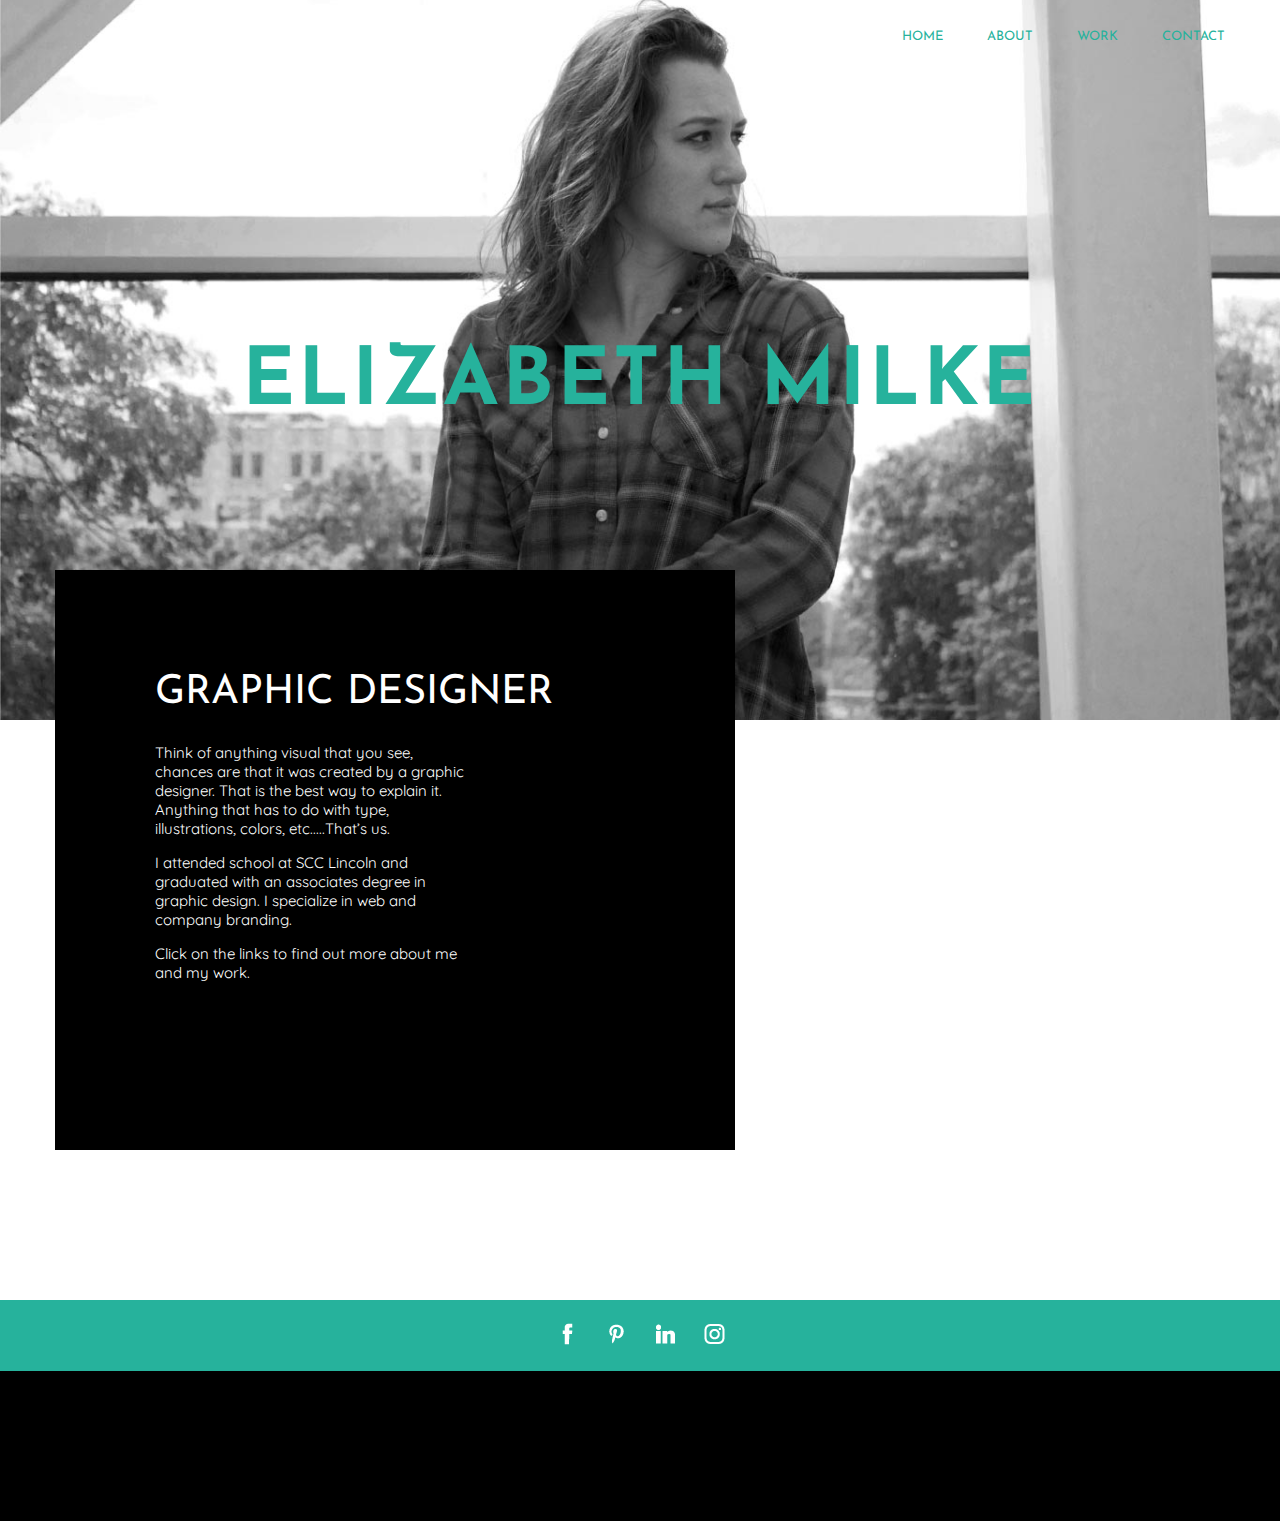
<file: index.html>
<!doctype html>
<html>
<head>
<meta charset="UTF-8">
<link href="https://fonts.googleapis.com/css?family=Josefin+Sans:400,700|Quicksand:400,700" rel="stylesheet">
<link rel="stylesheet" type="text/css" href="css/normalize.css">
<link rel="stylesheet" type="text/css" href="css/main.css">
<title>Home</title>
</head>

<body>

<header id="home">
	<div class="wrapper">
		<nav>
			<ul>
				<li><a href="#">Home</a></li>
				<li><a href="about.html">About</a></li>
				<li><a href="work.html">Work</a></li>
				<li><a href="contact.html">Contact</a></li>
			</ul>
		</nav>
		<h1>Elizabeth Milke</h1>
	</div>
</header>

<section class="wrapper">
	<div class="blk-box">
		<header>
			<h2>Graphic Designer</h2>
		</header>
		<p>Think of anything visual that you see, chances are that it was created by a graphic designer. That is the best way to explain it. Anything that has to do with type, illustrations, colors, etc.....That’s us.</p>
		<p>I attended school at SCC Lincoln and graduated with an associates degree in graphic design. I specialize in web and company branding.</p>
		<p>Click on the links to find out more about me and my work.</p>
	</div>
</section>

<footer class="bg-turq">
	<div class="wrapper">
		<ul>
			<li><a href="https://www.facebook.com/" target="_blank"></a> <span>Facebook</span> </li>
			<li><a href="https://www.pinterest.com/" target="_blank"></a> <span>Pinterest</span> </li>
			<li><a href="https://www.linkedin.com/" target="_blank"></a> <span>Linkedin</span> </li>
			<li><a href="https://www.instagram.com/?hl=en" target="_blank"></a> <span>Instagram</span> </li>
		</ul>
	</div>
</footer>
<div></div>

</body>
</html>
</file>
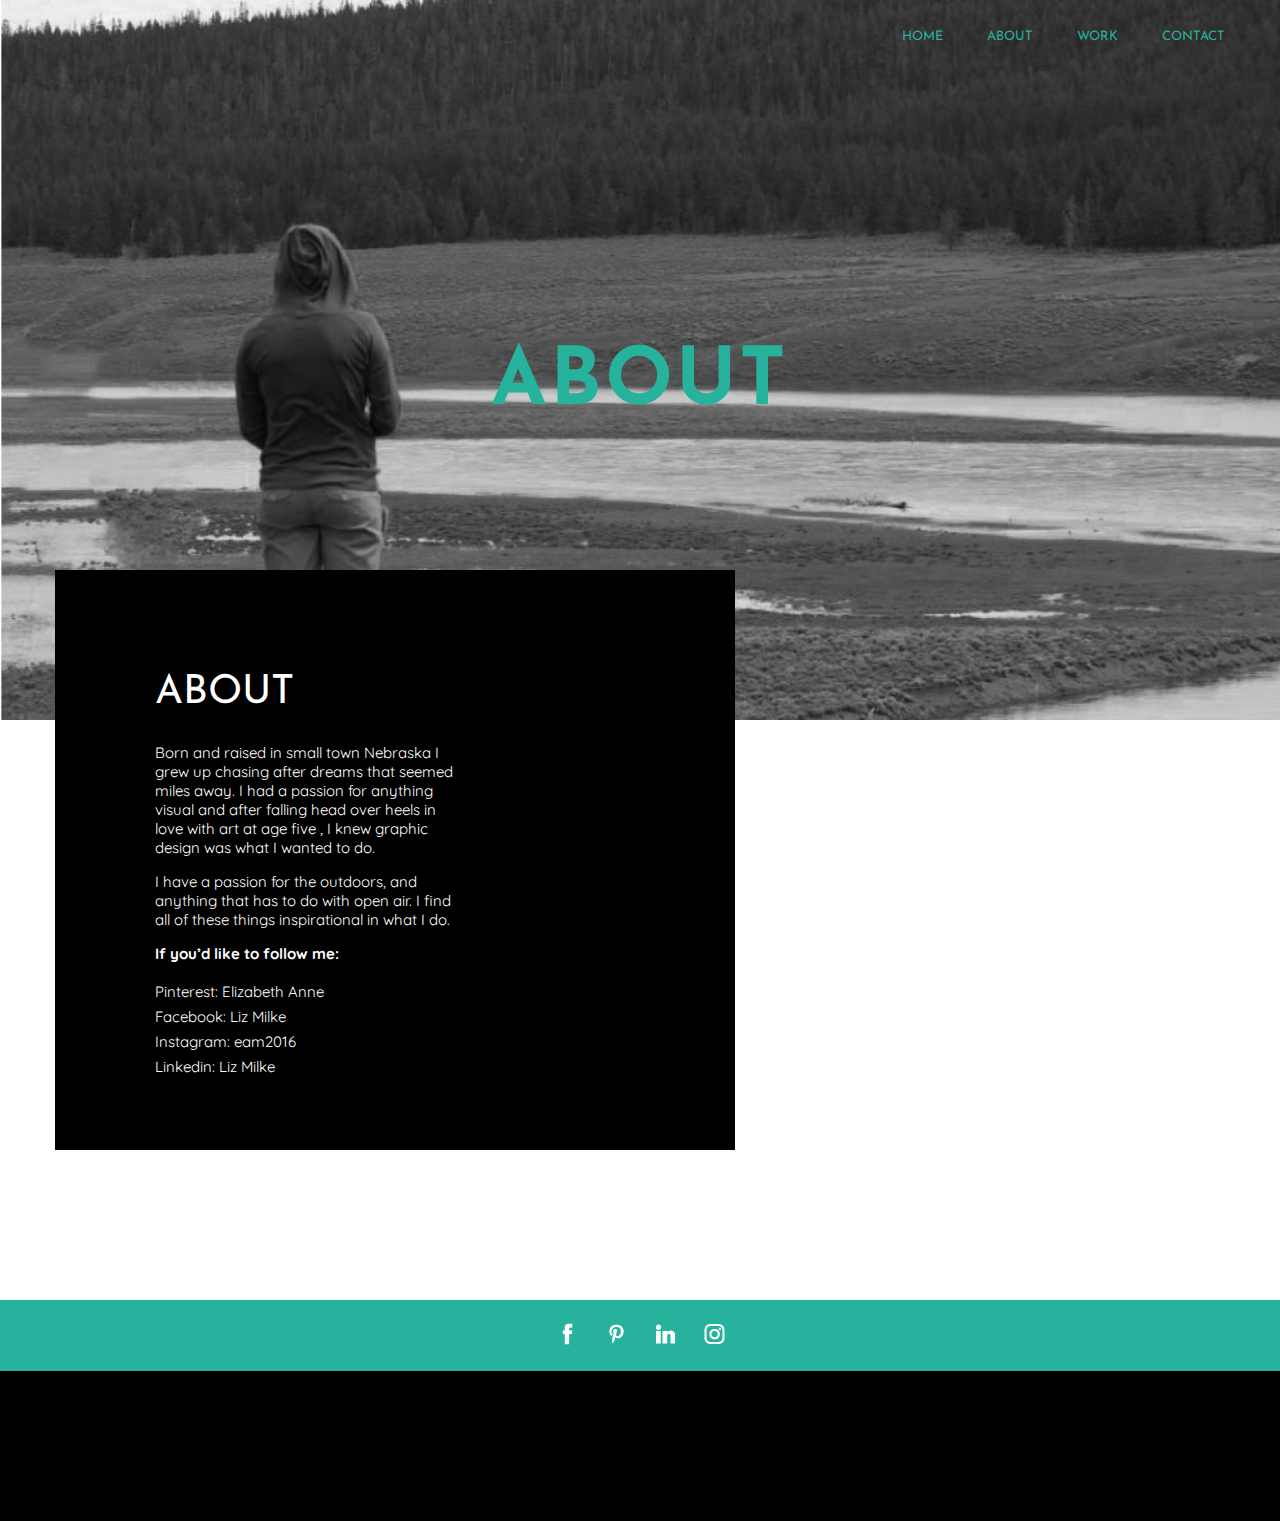
<file: about.html>
<!doctype html>
<html>
<head>
<meta charset="UTF-8">
<link href="https://fonts.googleapis.com/css?family=Josefin+Sans:400,700|Quicksand:400,700" rel="stylesheet">
<link rel="stylesheet" type="text/css" href="css/normalize.css">
<link rel="stylesheet" type="text/css" href="css/main.css">
<title>About</title>
</head>

<body>

<header id="about">
	<div class="wrapper">
		<nav>
			<ul>
				<li><a href="index.html">Home</a></li>
				<li><a href="#">About</a></li>
				<li><a href="work.html">Work</a></li>
				<li><a href="contact.html">Contact</a></li>
			</ul>
		</nav>
		<h1>About</h1>
	</div>
</header>

<section class="wrapper">
	<div class="blk-box">
		<header>
			<h2>About</h2>
		</header>
		<p>Born and raised in small town Nebraska I grew up chasing after dreams that seemed miles away. I had a passion for anything visual and after falling head over heels in love with art at age five , I knew graphic design was what I wanted to do.</p>
		<p>I have  a passion for the outdoors, and anything that has to do with open air. I find all of these things inspirational in what I do.</p>
		<p><b>If you’d like to follow me:</b></p>
			<ul>
				<li><a href="https://www.pinterest.com/" target="_blank">Pinterest: Elizabeth Anne</a></li>
				<li><a href="https://www.facebook.com/" target="_blank">Facebook: Liz Milke</a></li>
				<li><a href="https://www.instagram.com/?hl=en" target="_blank">Instagram: eam2016</a></li>
				<li><a href="https://www.linkedin.com/" target="_blank">Linkedin: Liz Milke</a></li>
			</ul>
	</div>
</section>

<footer class="bg-turq">
	<div class="wrapper">
		<ul>
			<li><a href="https://www.facebook.com/" target="_blank"></a> <span>Facebook</span> </li>
			<li><a href="https://www.pinterest.com/" target="_blank"></a> <span>Pinterest</span> </li>
			<li><a href="https://www.linkedin.com/" target="_blank"></a> <span>Linkedin</span> </li>
			<li><a href="https://www.instagram.com/?hl=en" target="_blank"></a> <span>Instagram</span> </li>
		</ul>
	</div>
</footer>
<div></div>

</body>
</html>
</file>
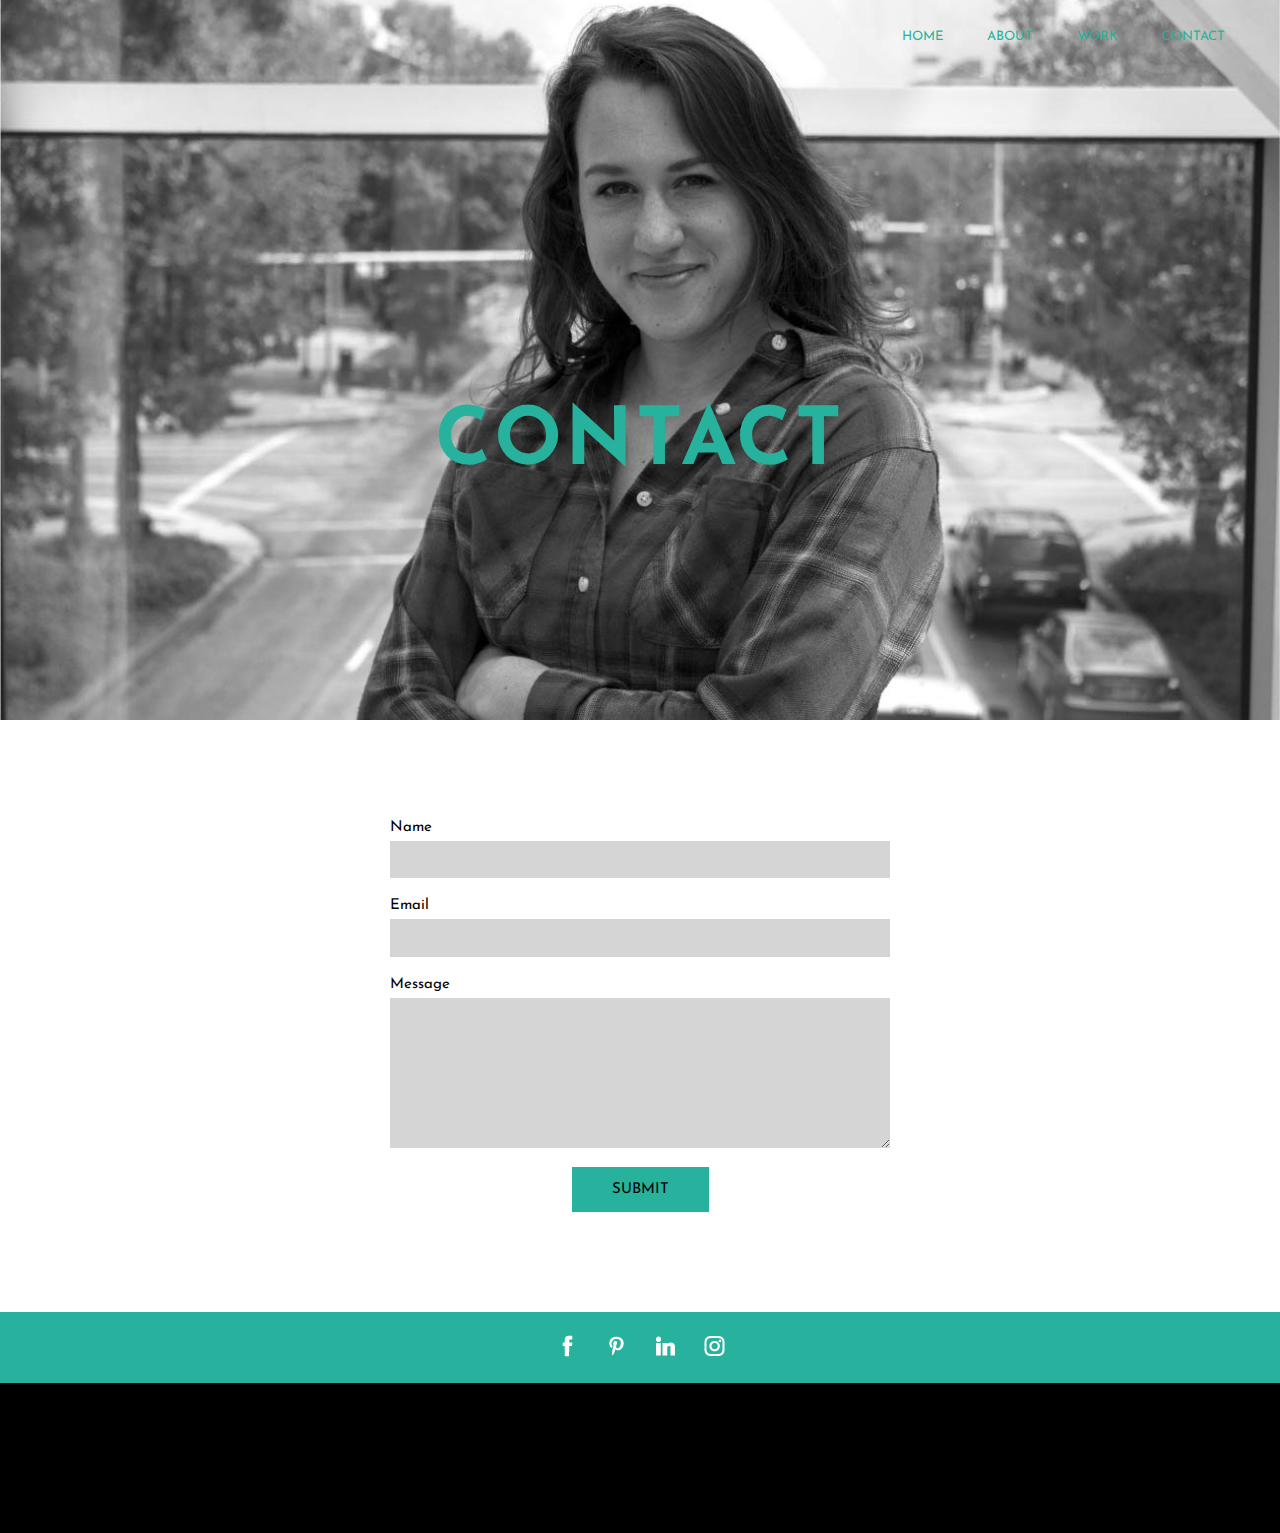
<file: contact.html>
<!doctype html>
<html>
<head>
<meta charset="UTF-8">
<link href="https://fonts.googleapis.com/css?family=Josefin+Sans:400,700|Quicksand:400,700" rel="stylesheet">
<link rel="stylesheet" type="text/css" href="css/normalize.css">
<link rel="stylesheet" type="text/css" href="css/main.css">
<title>Contact</title>
</head>

<body>

<header id="contact">
	<div class="wrapper">
		<nav>
			<ul>
				<li><a href="index.html">Home</a></li>
				<li><a href="about.html">About</a></li>
				<li><a href="work.html">Work</a></li>
				<li><a href="#">Contact</a></li>
			</ul>
		</nav>
		<h1>Contact</h1>
	</div>
</header>

<div class="wrapper">
	<form>
		<label for="name">Name</label>
		<input type="text" name="Name" id="name">
		<label for="email">Email</label>
		<input id="email" type="email" name="Email"> 
		<label for="message">Message</label>
		<textarea id="message" maxlength="500" name="message"></textarea>
		<p><a href="#">Submit</a></p>
	</form>
</div>

<footer class="bg-turq">
	<div class="wrapper">
		<ul>
			<li><a href="https://www.facebook.com/" target="_blank"></a> <span>Facebook</span> </li>
			<li><a href="https://www.pinterest.com/" target="_blank"></a> <span>Pinterest</span> </li>
			<li><a href="https://www.linkedin.com/" target="_blank"></a> <span>Linkedin</span> </li>
			<li><a href="https://www.instagram.com/?hl=en" target="_blank"></a> <span>Instagram</span> </li>
		</ul>
	</div>
</footer>
<div></div>

</body>
</html>
</file>
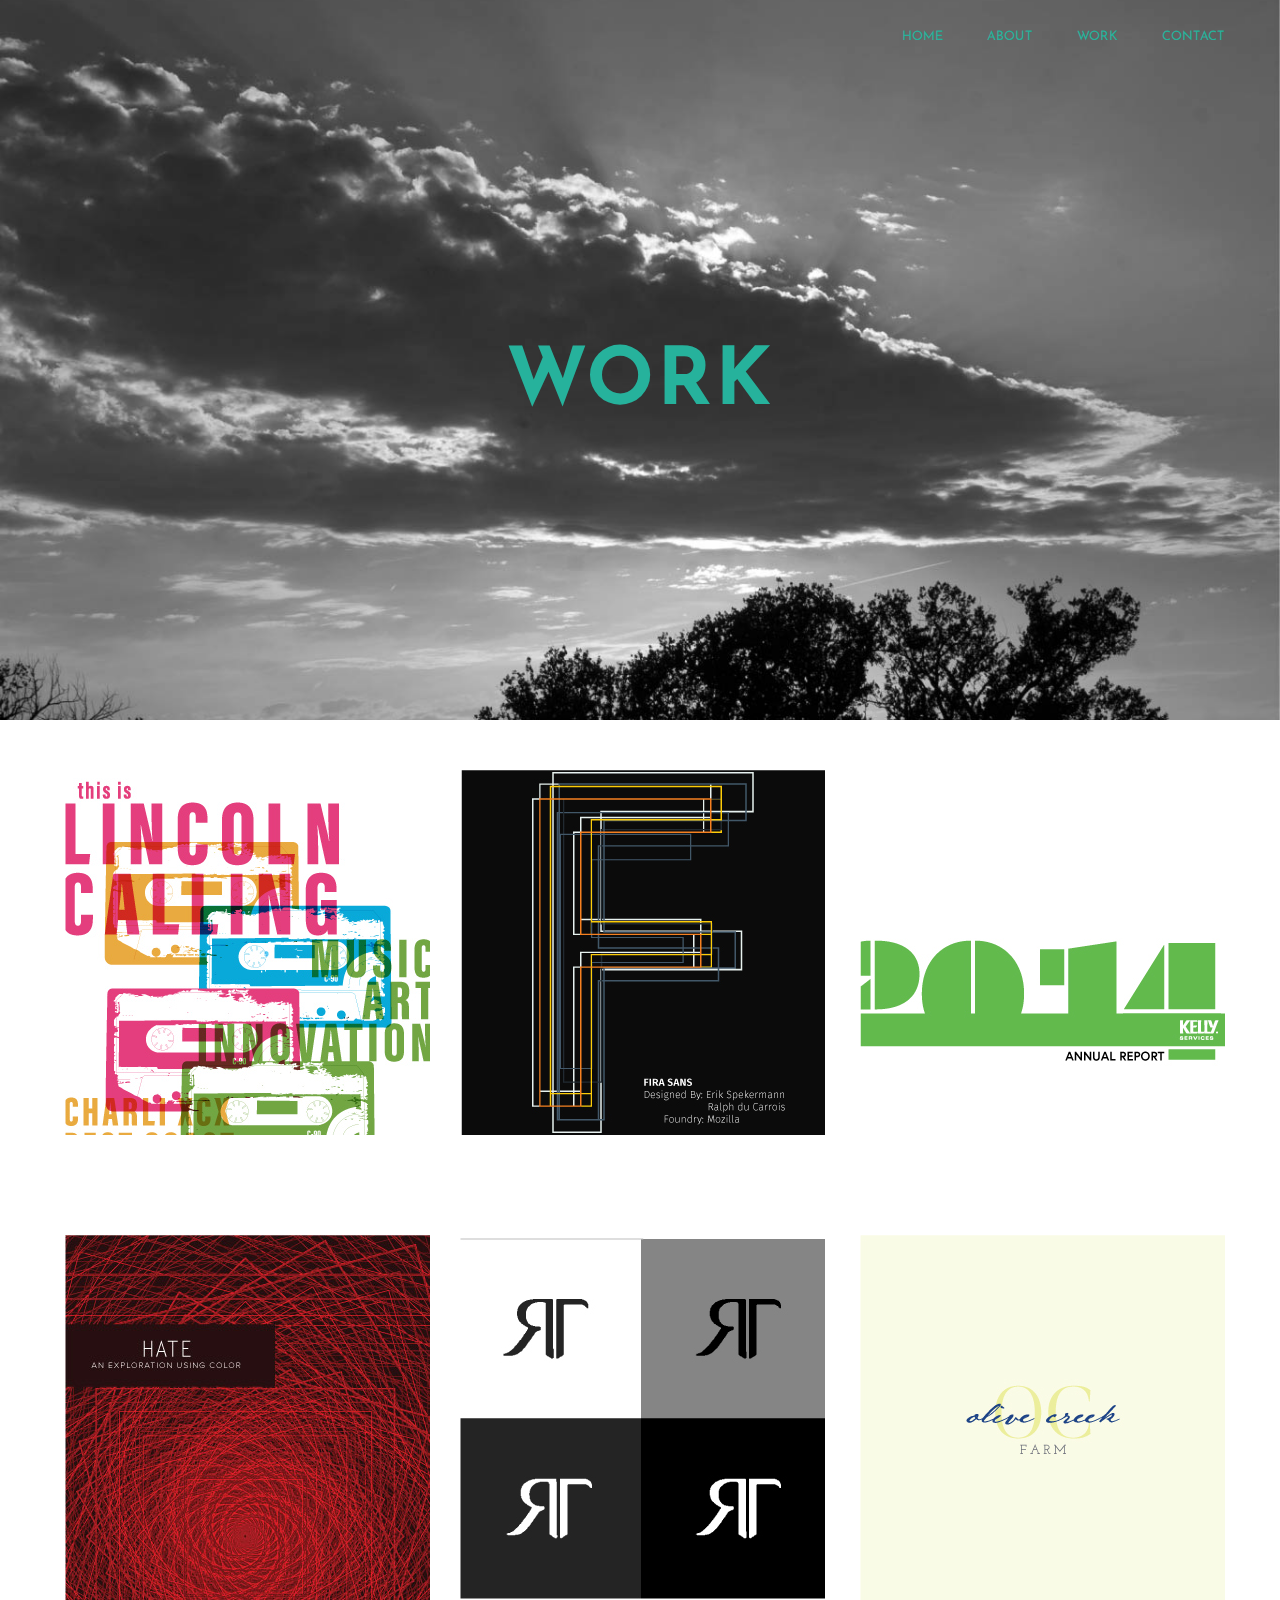
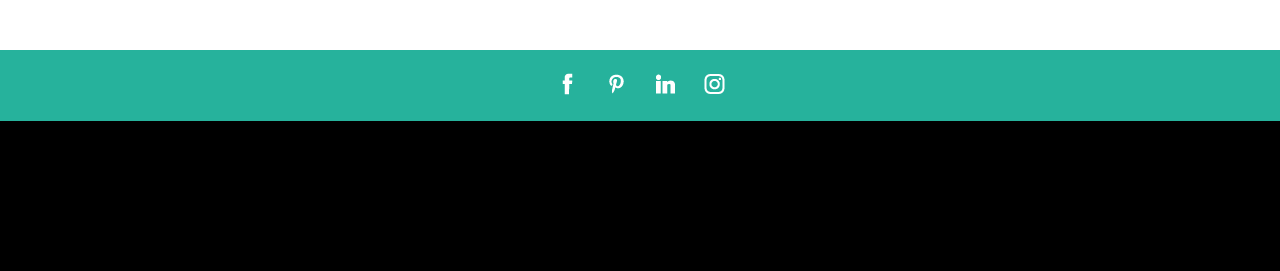
<file: work.html>
<!doctype html>
<html>
<head>
<meta charset="UTF-8">
<link href="https://fonts.googleapis.com/css?family=Josefin+Sans:400,700|Quicksand:400,700" rel="stylesheet">
<link rel="stylesheet" type="text/css" href="css/normalize.css">
<link rel="stylesheet" type="text/css" href="css/main.css">
<title>Work</title>
</head>

<body>

<header id="work">
	<div class="wrapper">
		<nav>
			<ul>
				<li><a href="index.html">Home</a></li>
				<li><a href="about.html">About</a></li>
				<li><a href="#">Work</a></li>
				<li><a href="contact.html">Contact</a></li>
			</ul>
		</nav>
		<h1>Work</h1>
	</div>
</header>

<div class="wrapper">
	<div class="row">
		<section class="hoverParent">
			<a href="#">
				<img src="img/work-lin-call.jpg" alt="this is lincoln calling, music, art, innovation">
				<div class="hoverContent">
					<header>
						<h2>Lincoln Calling</h2>
					</header>
				</div>
			</a>
		</section>
		<section class="hoverParent">
			<a href="work/typespecimen.html">
				<img src="img/work-fira-sans.jpg" alt="Fira Sans">
				<div class="hoverContent">
					<header>
						<h2>Type Speciman Book</h2>
					</header>
				</div>
			</a>
		</section>
		<section class="hoverParent">
			<a href="#">
				<img src="img/work-kelly-services.jpg" alt="2014 Kelly Services Annual Report">
				<div class="hoverContent">
					<header>
						<h2>Kelly Services Annual Report</h2>
					</header>
				</div>
			</a>
		</section>
	</div>

	<div class="row">
		<section class=" hoverParent">
			<a href="#">
				<img src="img/work-color-emotion.jpg" alt="Hate An Exploration Using Color">
				<div class="hoverContent">
					<header>
						<h2>An Exploration Using Color</h2>
					</header>
				</div>
			</a>
		</section>
		
		<section class=" hoverParent">
			<a href="#">
				<img src="img/work-student-monogram.jpg" alt="RT symbol">
				<div class="hoverContent">
					<header>
						<h2>Student Monogram</h2>
					</header>
				</div>
			</a>
		</section>
		
		<section class=" hoverParent">
			<a href="#">
				<img src="img/work-olive-creek.jpg" alt="Olive Creek Farm">
				<div class="hoverContent">
					<header>
						<h2>Olive Creek Farm</h2>
					</header>
				</div>
			</a>
		</section>
		
	</div>
</div>

<footer class="bg-turq">
	<div class="wrapper">
		<ul>
			<li><a href="https://www.facebook.com/" target="_blank"></a> <span>Facebook</span> </li>
			<li><a href="https://www.pinterest.com/" target="_blank"></a> <span>Pinterest</span> </li>
			<li><a href="https://www.linkedin.com/" target="_blank"></a> <span>Linkedin</span> </li>
			<li><a href="https://www.instagram.com/?hl=en" target="_blank"></a> <span>Instagram</span> </li>
		</ul>
	</div>
</footer>
<div></div>

</body>
</html>
</file>
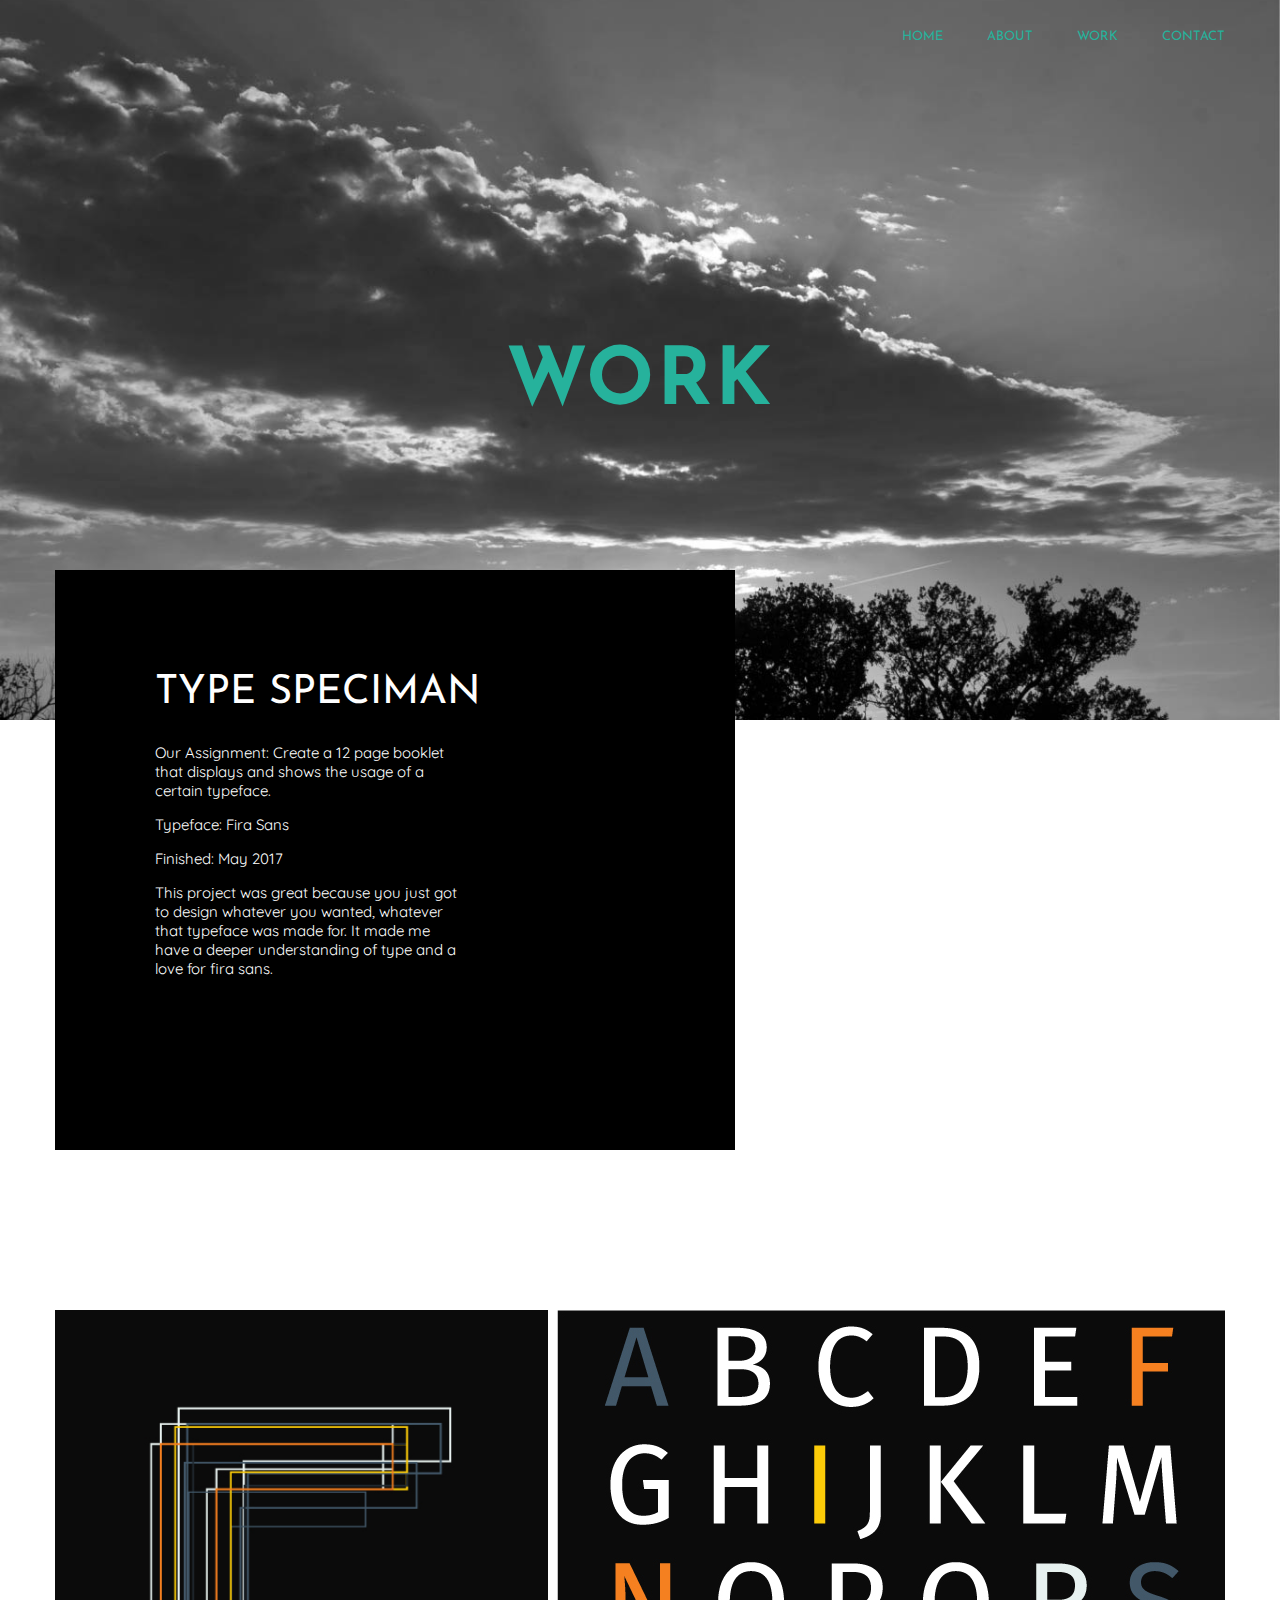
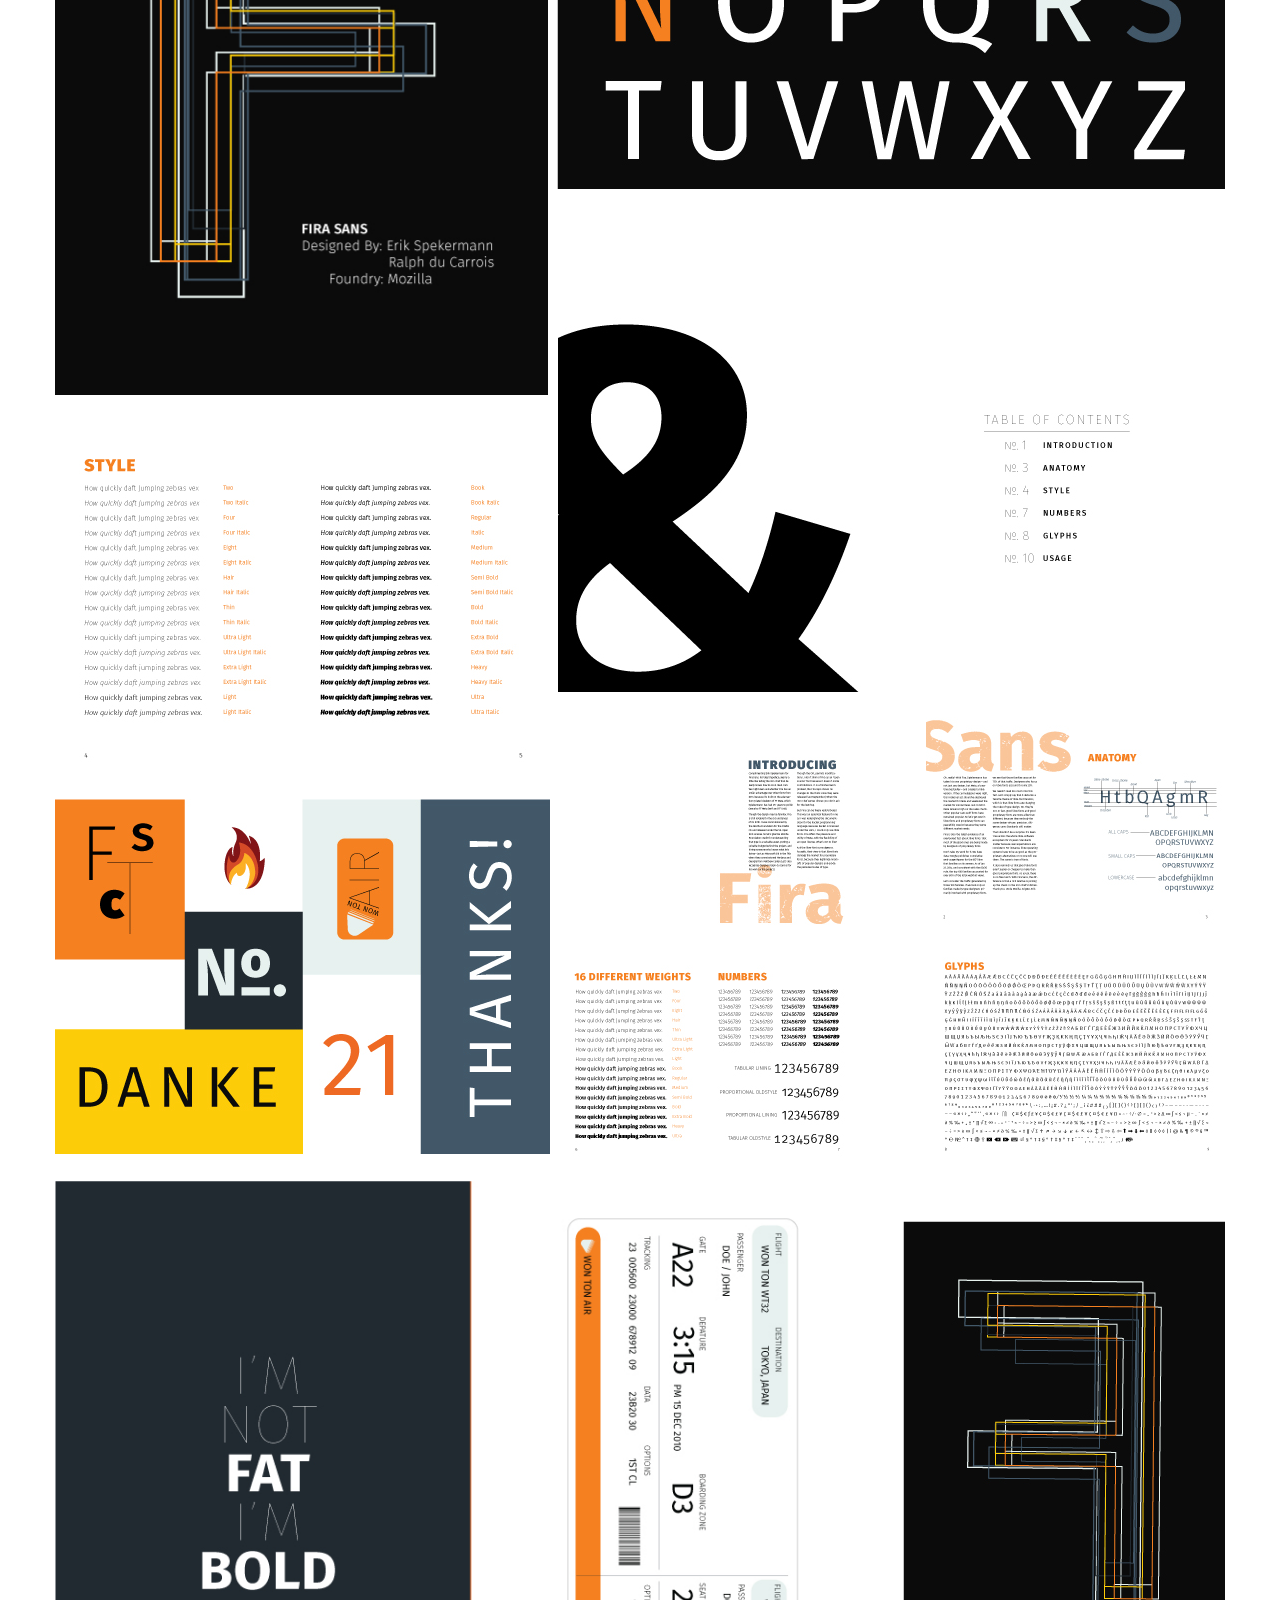
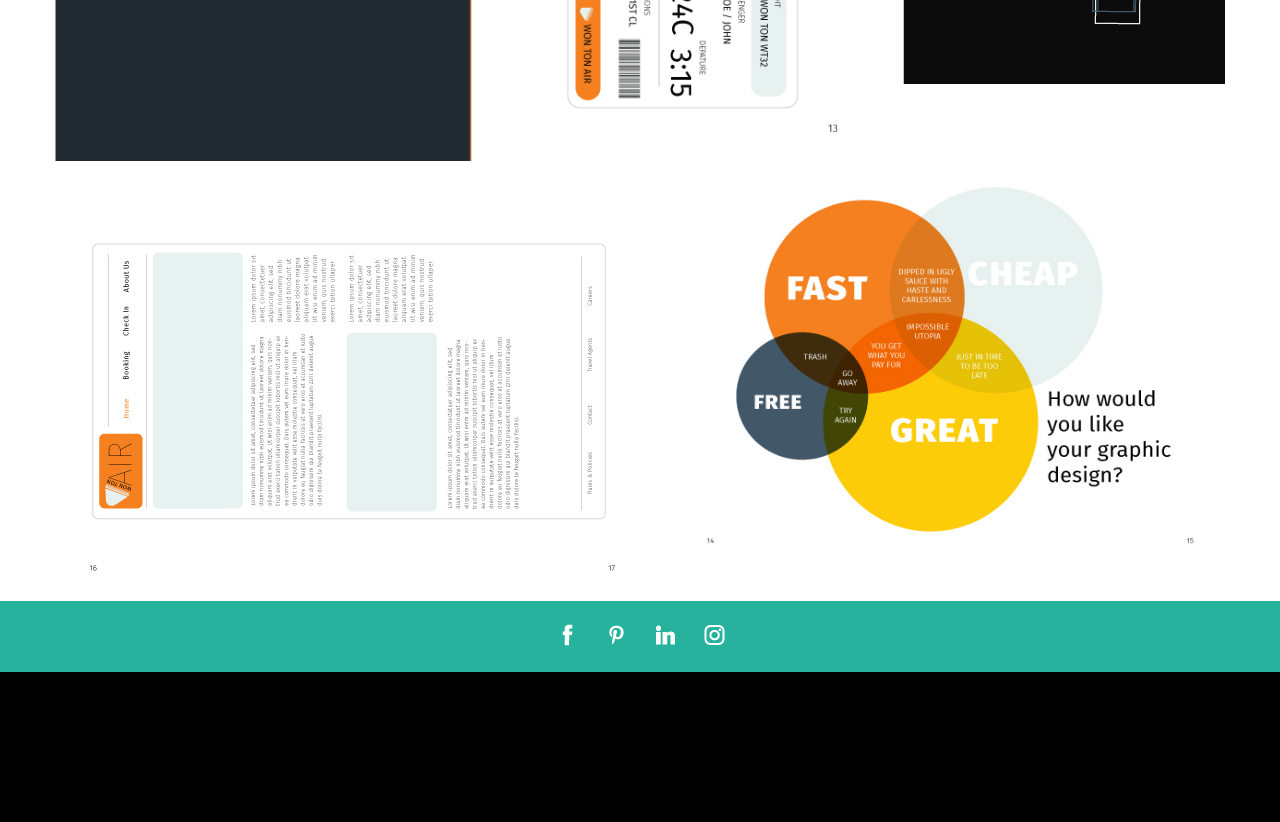
<file: work/typespecimen.html>
<!doctype html>
<html>
<head>
<meta charset="UTF-8">
<link href="https://fonts.googleapis.com/css?family=Josefin+Sans:400,700|Quicksand:400,700" rel="stylesheet">
<link rel="stylesheet" type="text/css" href="../css/normalize.css">
<link rel="stylesheet" type="text/css" href="../css/main.css">
<title>Project</title>
</head>

<body>

<header id="type">
	<div class="wrapper">
		<nav>
			<ul>
				<li><a href="../index.html">Home</a></li>
				<li><a href="../about.html">About</a></li>
				<li><a href="../work.html">Work</a></li>
				<li><a href="../contact.html">Contact</a></li>
			</ul>
		</nav>
		<h1>Work</h1>
	</div>
</header>

<section class="wrapper">
	<div class="blk-box">
		<header>
			<h2>Type Speciman</h2>
		</header>
		<p>Our Assignment: Create a 12 page booklet that displays and shows the usage of a certain typeface.</p>
		<p>Typeface: Fira Sans</p>
		<p>Finished: May 2017</p>
		<p>This project was great because you just got to design whatever you wanted, whatever that typeface was made for. It made me have a deeper understanding of type and a love for fira sans.</p>
	</div>

	<div class="row">
		<div class="float">
			<img src="../img/ts-f-sans.jpg" alt="Fira Sans Type Speciman Book Cover, Black with different colored F on the front" width="493" height="685">
			<img src="../img/ts-style.jpg" alt="The different styles of fira sans" width="495" height="355">
			<img src="../img/ts-display.jpg" alt="Different ways that fira sans is used" width="495" height="355">
		</div>

		<div class="float">
			<img src="../img/ts-alphabet.jpg" alt="Alphabet in Fira Sans" width="668" height="479">
			<img src="../img/ts-toc.jpg" alt="The Table of Contents and ampersand on the right" width="668" height="479">
			<div class="row">
				<img src="../img/ts-intro.jpg" alt="Introduction" width="299" height="212" class="float">
				<img src="../img/ts-anatomy.jpg" alt="Finish of introduction and on right page the anatomy of Fira Sans" width="299" height="212" class="float">
			</div>
			<div class="row">
				<img src="../img/ts-weights.jpg" alt="The different weights of fira sans, on the right the different numbers" width="299" height="212" class="float">
				<img src="../img/ts-glyphs.jpg" alt="All of the glyphs of Fira Sans" width="299" height="212" class="float">
			</div>
		</div>
	</div>

	<div class="row">
		<img src="../img/ts-ticket.jpg" alt="I'm not fat I'm Bold, Plane ticket that is orange and blue" width="830" height="580" class="float">
		<img src="../img/ts-back-cover.jpg" alt="Back cover of book with black background and different color F." width="322" height="463" class="float">
	</div>

	<div class="row">
		<img src="../img/ts-web.jpg" alt="Blue, orange, and white web page" width="594" height="410" class="float">
		<img src="../img/ts-infograph.jpg" alt="Orange, blue, yellow, and navy infographic" width="550" height="380" class="float">
	</div>
</section>

<footer class="bg-turq">
	<div class="wrapper">
		<ul>
			<li><a href="https://www.facebook.com/" target="_blank"></a> <span>Facebook</span> </li>
			<li><a href="https://www.pinterest.com/" target="_blank"></a> <span>Pinterest</span> </li>
			<li><a href="https://www.linkedin.com/" target="_blank"></a> <span>Linkedin</span> </li>
			<li><a href="https://www.instagram.com/?hl=en" target="_blank"></a> <span>Instagram</span> </li>
		</ul>
	</div>
</footer>
<div></div>

</body>
</html>
</file>
<file: css/main.css>
@charset "UTF-8";
/* CSS Document */

* {
	-webkit-box-sizing: border-box;
	-moz-box-sizing: border-box;
	-o-box-sizing: border-box;
	-ms-box-sizing: border-box;
	box-sizing: border-box;
}

/*Josefin Sans
regular - 400
bold - 700

Quicksand
regular - 400
bold - 700*/

/*--------------------------------------------------------------
>>> TABLE OF CONTENTS:
----------------------------------------------------------------
1.0 - Typography

	1.1 - Headings

	1.2 - Body Copy

	1.3 - Button

	1.4 - Lists

	1.5 - Table

	1.6 - Form

2.0 - Navigation Menus

	2.1 - Main

	2.2 - Sub

	2.3 - Footer

3.0 - Content

	3.1 - Site Structure
		
		3.1.1 - Shapes
	
		3.1.2 - Floats

		3.1.3 - Hover Content

	3.2	- Site Header

	3.3	- Site Footer

4.0 - Media

5.0 - Utility

	5.1 - Text Sizes

	5.2 - Colors

	5.3 - Alignments
--------------------------------------------------------------*/

/*--------------------------------------------------------------
1.0 - Typography
-------------------------------------------------------------- */

.blk-box p, h2, a h2, .blk-box li a, .hoverParent:hover .hoverContent{
	color: #fff;
}

h1, nav li a, .blk-box li a:hover{
	color: #26B29C;
}

textarea, li, a{
	display: inline-block;
}

h1, h2, nav li, form a{
	text-transform: uppercase;
}

form, h1, .hoverParent:hover .hoverContent{
	text-align: center;
}

nav ul, nav li, #contact p{
	text-align: right;
}

/*--------------------------------------------------------------
1.1 - Headings
-------------------------------------------------------------- */

h1{
	font: 700 80px 'Josefin Sans', sans-serif;
	letter-spacing: 3px;
	margin-top: 300px;
}

#contact h1{
	margin-top: 360px;
}

h2{
	font: 400 40px 'Josefin Sans', sans-serif;
	margin-bottom: 30px;
}

a h2{
	font: 400 20px 'Josefin Sans', sans-serif;
	text-transform: none;
}

/*--------------------------------------------------------------
1.2 - Body Copy
-------------------------------------------------------------- */

.blk-box p, .blk-box li{
	font: 400 15px 'Quicksand', sans-serif;
	padding-right: 200px;
}

/*--------------------------------------------------------------
1.3 - Button
-------------------------------------------------------------- */

a{
	text-decoration: none;
}

li, a{
	list-style: none;
}

nav a:hover, form a{
	color: #000;
}

form a{
	padding: 15px 40px;
}

form a:hover{
	background-color: #595959;
}


/*--------------------------------------------------------------
1.4 - Lists
-------------------------------------------------------------- */

nav li{
	font: 400 13px 'Josefin Sans', sans-serif;
	margin-left: 40px;
}

.blk-box ul{
	padding-left: 0;
}

.blk-box li{
	line-height: 25px;
}

/*--------------------------------------------------------------
1.6 - Form
-------------------------------------------------------------- */

form{
	font: 400 15px 'Josefin Sans', sans-serif;;
	margin: 100px auto;
	width: 500px;
}

input{
	padding: 10px;
}

input, textarea {
    border-style: none;
	background-color: #D5D5D5;
}

label, input{
	text-align: left;
	margin-bottom: 6px;
}

label{
	margin-top: 20px;
}

label[for="name"]{
	margin-top: 0;
}

/*--------------------------------------------------------------
3.0 - Content
-------------------------------------------------------------- */

/*--------------------------------------------------------------
3.1 - Site Structure
-------------------------------------------------------------- */

.wrapper{
	width: 1170px;
	margin: 0 auto;
}

footer + div, textarea{
	height: 150px;
}

textarea, label, input, .hoverParent:hover .hoverContent{
	width: 100%;
}

/*--------------------------------------------------------------
3.1.1 - Shapes
-------------------------------------------------------------- */

.blk-box{
	width: 680px;
	height: 580px;
	padding: 70px 70px 70px 100px;
	position: relative;
	bottom: 150px;
	left: 0;
}

/*--------------------------------------------------------------
3.1.2 - Floats
-------------------------------------------------------------- */

.row{
	overflow: auto;
}

.float{
	float: left;
}

.float:last-child{
	float: right;
}

#type + section div.float:first-child{
	width: 495px;
}

#type + section div.float:last-child{
	width: 668px;
}

#type + section img{
	margin: 10px 0;
}

.hoverParent{
	margin: 50px 10px;
}

/*--------------------------------------------------------------
3.1.3 - Hover Content
-------------------------------------------------------------- */

.hoverParent {
	position: relative;
	top: 0; 
	left: 0;
	width: 365px;
	height: 365px;
	float: left;
	margin-right: 20px;
}

.hoverParent:last-child {
	margin-right: 0;
	float: right;
}

.hoverParent img, .hoverParent a, .hoverParent:hover .hoverContent, label, input{
	display: block;
}

.hoverContent, ul span {
	display: none;
}

.hoverParent:hover .hoverContent {
	background-color: rgba(0, 0, 0, 0.8);
	padding-top: 80%;
	height: 100%;
	position: absolute;
	top: 0;
	left: 0;
}

/*--------------------------------------------------------------
4.0 - Media
-------------------------------------------------------------- */

#home{
	background: url("../img/bg-home.jpg") no-repeat center -130px;
}

#about{
	background: url("../img/bg-about.jpg") no-repeat center center;
}

#work, #type{
	background: url("../img/bg-work.jpg") no-repeat center center;
}

#contact{
	background: url("../img/bg-contact.jpg") no-repeat center -60px;
}


#home, #about, #work, #type, #contact{
	-moz-background-size: cover;
	-webkit-background-size: cover;
	-o-background-size: cover;
	-ms-background-size: cover;
	background-size: cover;
	padding: 10px 0;
}

#home, #about, #work, #type, #contact{
	height: 80vh;
}

#type + section img[src="../img/ts-back-cover.jpg"]{
	margin-top: 50px;
}

footer ul{
	margin-left: 450px;
}

footer ul li{
	list-style: none;
	padding: 0;
	margin: 0 auto;
}

footer ul li a{
	width: 25px;
	height: 25px;
	margin: 0 10px;
}

footer ul li:first-child a{
	background: url("../img/icon-fb.png") no-repeat 0 0;
}

footer ul li:nth-child(2) a{
	background: url("../img/icon-pin.png") no-repeat 0 0;
}

footer ul li:nth-child(3) a{
	background: url("../img/icon-linkedin.png") no-repeat 0 0;
}

footer ul li:nth-child(4) a{
	background: url("../img/icon-insta.png") no-repeat 0 0;
}

footer ul li a:hover{
	background-position: 0 -25px;
}

/*--------------------------------------------------------------
5.0 - Utility
-------------------------------------------------------------- */

/*--------------------------------------------------------------
5.2 - Colors
-------------------------------------------------------------- */

.bg-turq, form a{
	background-color: #26B29C;
}

.bg-turq{
	padding: 5px 0;
}

footer + div, .blk-box{
	background-color: #000;
}
</file>
